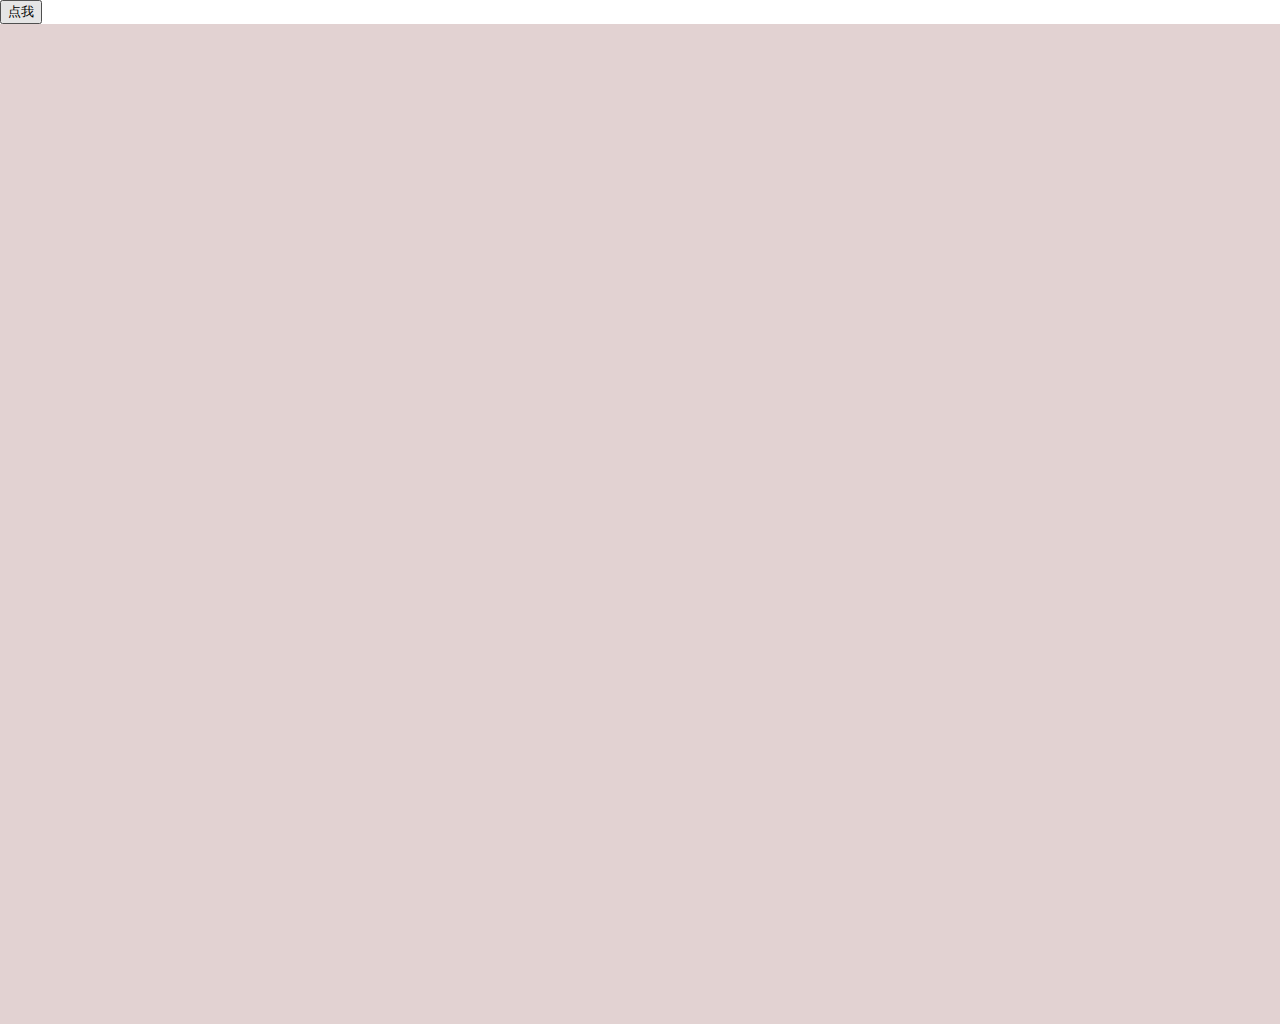
<file: index.html>
<!DOCTYPE html>
<html lang="en">

<head>
    <meta charset="UTF-8">
    <meta name='viewport' content='width=device-width, user-scalable=no, initial-scale=1.0' , maximum-scale=1.0, minimum-scale=1.0>
    <meta http-equiv="X-UA-Compatible" content="ie=edge">
    <title>scoreBoard_v3.0</title>
    <style>
        body {
            height: 1000px;
        }

        #scB_container {
            width: 100%;
            height: 1000px;
            background-color: #E2D2D2;
        }
    </style>
    <link rel="stylesheet" href="./css/index.css">
</head>

<body>
    <button onclick="scoreBoard()">点我</button>
    <div id="scB_container"></div>
    
    <script src="./script/scoreBoard_3.0.js"></script>
</body>

</html>

<script type="html/template" id="tpl">
    <!-- 计分板 开始 -->
    <div class="scB bc hide">
        <!-- 计分板关闭按钮 -->
        <span class="scB_close iconfont icon-close" onclick="scB_removeScB(this)"></span>
        <!-- 遮罩层 设置分组 -->
        <div class="scB_mask hide">
            <div class="setGroups">
                <div class="sgs_close iconfont icon-close" onclick="scB_hideEle(scB_mask)"></div>
                <div class="sgs_tit">分&nbsp;&nbsp;&nbsp;组</div>
                <div class="sgs_con">
                    <span class="sgs_beginBtn" onclick="scB_sgsBeginGrouping()">开始分组</span>
                    <div class="sgs_show">
                        <p>将全班同学分为</p>
                        <div class="set_count_box">
                            <div class="sgs_subBtn" onclick="scB_sgsSetCounts(this)">-</div>
                            <div class="count_dis">1</div>
                            <div class="sgs_addBtn" onclick="scB_sgsSetCounts(this)">+</div>
                        </div>
                        <p>组</p>
                    </div>
                </div>
            </div>
        </div>
        <!-- 主要内容 -->
        <div class="scB_con">
            <div class="scB_tit hc">计分板</div>
            <ul class="scB_groups">
                <li class="scB_group hide">
                    <h3 class="group_tit"> 组</h3>
                    <div class="group_subBtn iconfont icon-jian-xianxingyuankuang" onclick="scB_subScore(this)"></div>
                    <div class="flag_ves">
                        <div class="flag_gray"></div>
                    </div>
                    <div class="score_dis">0</div>
                    <div class="group_addBtn" onclick="scB_addScore(this)">+</div>
                </li>
            </ul>
            <span class="setG_btn hc" onclick="scB_showEle(scB_mask)">立即分组</span>
        </div>
    </div>
    <!-- 计分板 结束 -->
</script>
</file>
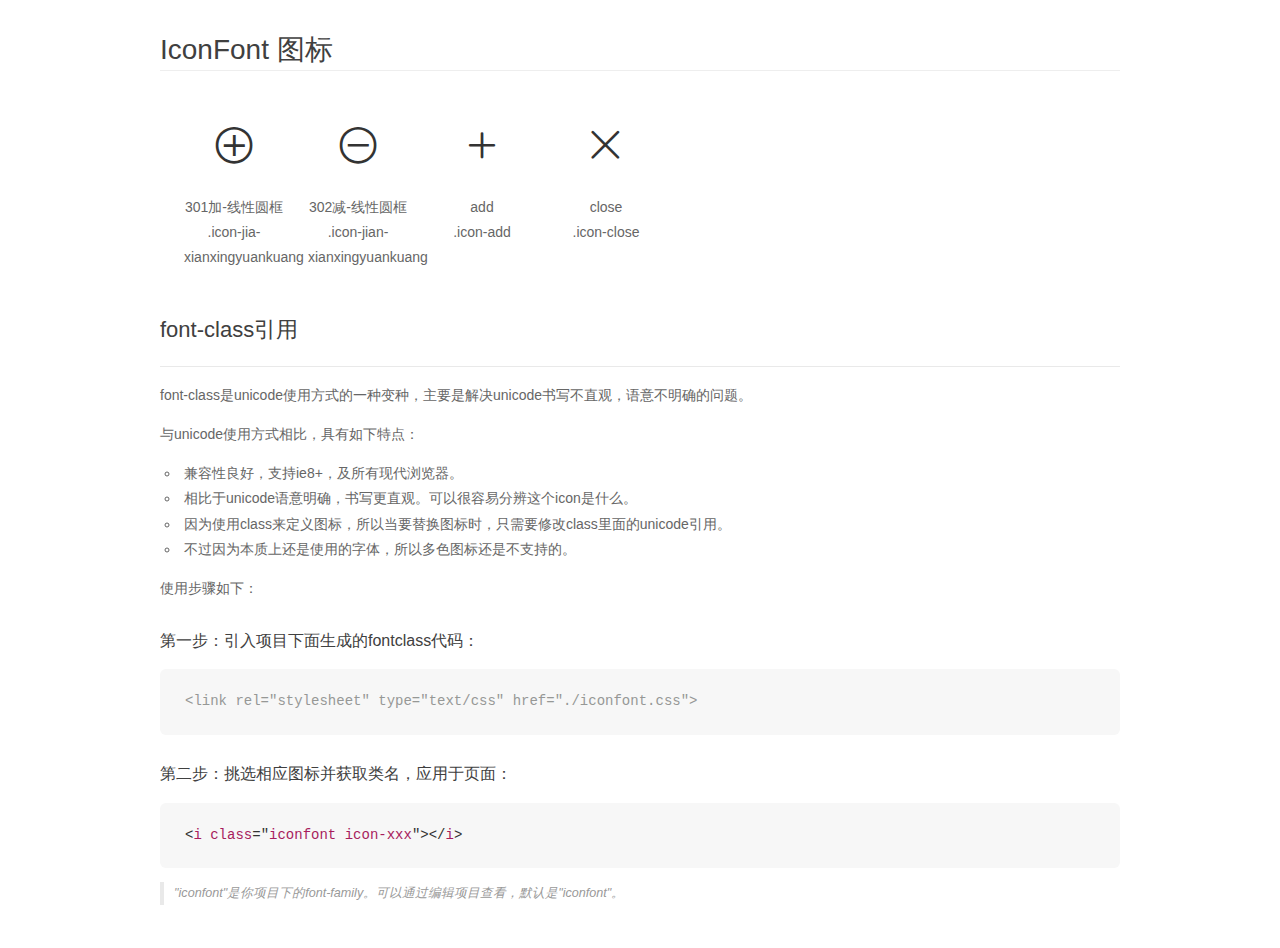
<file: css/icon/demo_fontclass.html>
<!DOCTYPE html>
<html>
<head>
    <meta charset="utf-8"/>
    <title>IconFont</title>
    <link rel="stylesheet" href="demo.css">
    <link rel="stylesheet" href="iconfont.css">
</head>
<body>
    <div class="main markdown">
        <h1>IconFont 图标</h1>
        <ul class="icon_lists clear">
            
                <li>
                <i class="icon iconfont icon-jia-xianxingyuankuang"></i>
                    <div class="name">301加-线性圆框</div>
                    <div class="fontclass">.icon-jia-xianxingyuankuang</div>
                </li>
            
                <li>
                <i class="icon iconfont icon-jian-xianxingyuankuang"></i>
                    <div class="name">302减-线性圆框</div>
                    <div class="fontclass">.icon-jian-xianxingyuankuang</div>
                </li>
            
                <li>
                <i class="icon iconfont icon-add"></i>
                    <div class="name">add</div>
                    <div class="fontclass">.icon-add</div>
                </li>
            
                <li>
                <i class="icon iconfont icon-close"></i>
                    <div class="name">close</div>
                    <div class="fontclass">.icon-close</div>
                </li>
            
        </ul>

        <h2 id="font-class-">font-class引用</h2>
        <hr>

        <p>font-class是unicode使用方式的一种变种，主要是解决unicode书写不直观，语意不明确的问题。</p>
        <p>与unicode使用方式相比，具有如下特点：</p>
        <ul>
        <li>兼容性良好，支持ie8+，及所有现代浏览器。</li>
        <li>相比于unicode语意明确，书写更直观。可以很容易分辨这个icon是什么。</li>
        <li>因为使用class来定义图标，所以当要替换图标时，只需要修改class里面的unicode引用。</li>
        <li>不过因为本质上还是使用的字体，所以多色图标还是不支持的。</li>
        </ul>
        <p>使用步骤如下：</p>
        <h3 id="-fontclass-">第一步：引入项目下面生成的fontclass代码：</h3>


        <pre><code class="lang-js hljs javascript"><span class="hljs-comment">&lt;link rel="stylesheet" type="text/css" href="./iconfont.css"&gt;</span></code></pre>
        <h3 id="-">第二步：挑选相应图标并获取类名，应用于页面：</h3>
        <pre><code class="lang-css hljs">&lt;<span class="hljs-selector-tag">i</span> <span class="hljs-selector-tag">class</span>="<span class="hljs-selector-tag">iconfont</span> <span class="hljs-selector-tag">icon-xxx</span>"&gt;&lt;/<span class="hljs-selector-tag">i</span>&gt;</code></pre>
        <blockquote>
        <p>"iconfont"是你项目下的font-family。可以通过编辑项目查看，默认是"iconfont"。</p>
        </blockquote>
    </div>
</body>
</html>
</file>
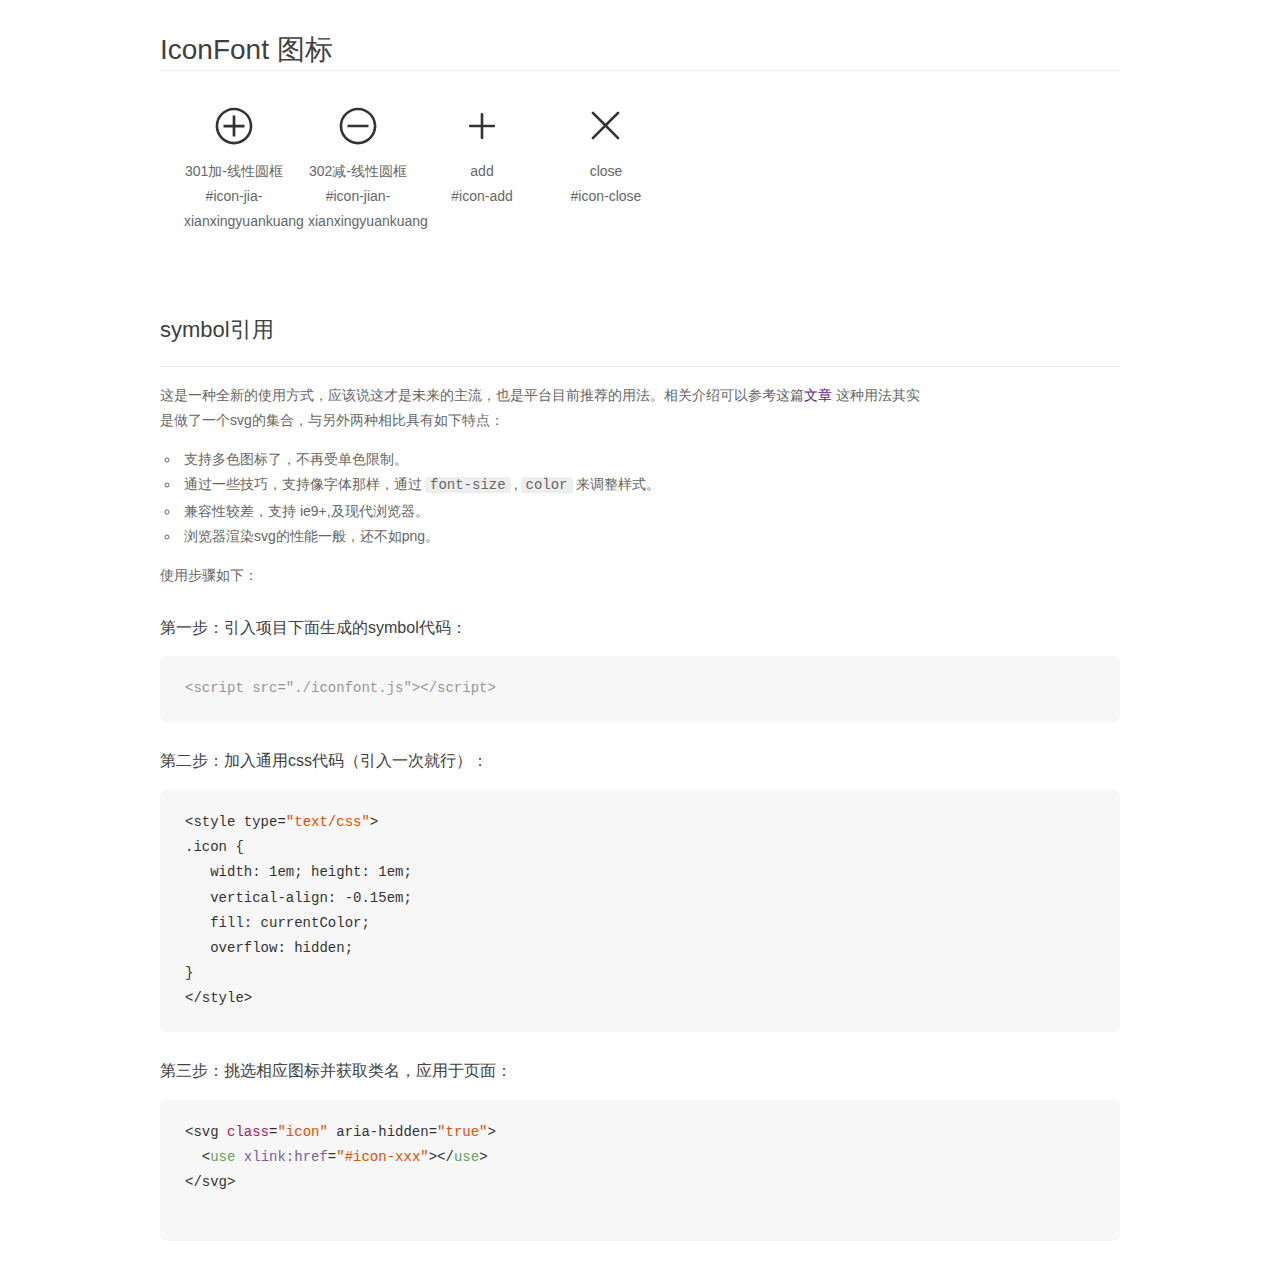
<file: css/icon/demo_symbol.html>
<!DOCTYPE html>
<html>
<head>
    <meta charset="utf-8"/>
    <title>IconFont</title>
    <link rel="stylesheet" href="demo.css">
    <script src="iconfont.js"></script>

    <style type="text/css">
        .icon {
          /* 通过设置 font-size 来改变图标大小 */
          width: 1em; height: 1em;
          /* 图标和文字相邻时，垂直对齐 */
          vertical-align: -0.15em;
          /* 通过设置 color 来改变 SVG 的颜色/fill */
          fill: currentColor;
          /* path 和 stroke 溢出 viewBox 部分在 IE 下会显示
             normalize.css 中也包含这行 */
          overflow: hidden;
        }

    </style>
</head>
<body>
    <div class="main markdown">
        <h1>IconFont 图标</h1>
        <ul class="icon_lists clear">
            
                <li>
                    <svg class="icon" aria-hidden="true">
                        <use xlink:href="#icon-jia-xianxingyuankuang"></use>
                    </svg>
                    <div class="name">301加-线性圆框</div>
                    <div class="fontclass">#icon-jia-xianxingyuankuang</div>
                </li>
            
                <li>
                    <svg class="icon" aria-hidden="true">
                        <use xlink:href="#icon-jian-xianxingyuankuang"></use>
                    </svg>
                    <div class="name">302减-线性圆框</div>
                    <div class="fontclass">#icon-jian-xianxingyuankuang</div>
                </li>
            
                <li>
                    <svg class="icon" aria-hidden="true">
                        <use xlink:href="#icon-add"></use>
                    </svg>
                    <div class="name">add</div>
                    <div class="fontclass">#icon-add</div>
                </li>
            
                <li>
                    <svg class="icon" aria-hidden="true">
                        <use xlink:href="#icon-close"></use>
                    </svg>
                    <div class="name">close</div>
                    <div class="fontclass">#icon-close</div>
                </li>
            
        </ul>


        <h2 id="symbol-">symbol引用</h2>
        <hr>

        <p>这是一种全新的使用方式，应该说这才是未来的主流，也是平台目前推荐的用法。相关介绍可以参考这篇<a href="">文章</a>
        这种用法其实是做了一个svg的集合，与另外两种相比具有如下特点：</p>
        <ul>
          <li>支持多色图标了，不再受单色限制。</li>
          <li>通过一些技巧，支持像字体那样，通过<code>font-size</code>,<code>color</code>来调整样式。</li>
          <li>兼容性较差，支持 ie9+,及现代浏览器。</li>
          <li>浏览器渲染svg的性能一般，还不如png。</li>
        </ul>
        <p>使用步骤如下：</p>
        <h3 id="-symbol-">第一步：引入项目下面生成的symbol代码：</h3>
        <pre><code class="lang-js hljs javascript"><span class="hljs-comment">&lt;script src="./iconfont.js"&gt;&lt;/script&gt;</span></code></pre>
        <h3 id="-css-">第二步：加入通用css代码（引入一次就行）：</h3>
        <pre><code class="lang-js hljs javascript">&lt;style type=<span class="hljs-string">"text/css"</span>&gt;
.icon {
   width: <span class="hljs-number">1</span>em; height: <span class="hljs-number">1</span>em;
   vertical-align: <span class="hljs-number">-0.15</span>em;
   fill: currentColor;
   overflow: hidden;
}
&lt;<span class="hljs-regexp">/style&gt;</span></code></pre>
        <h3 id="-">第三步：挑选相应图标并获取类名，应用于页面：</h3>
        <pre><code class="lang-js hljs javascript">&lt;svg <span class="hljs-class"><span class="hljs-keyword">class</span></span>=<span class="hljs-string">"icon"</span> aria-hidden=<span class="hljs-string">"true"</span>&gt;<span class="xml"><span class="hljs-tag">
  &lt;<span class="hljs-name">use</span> <span class="hljs-attr">xlink:href</span>=<span class="hljs-string">"#icon-xxx"</span>&gt;</span><span class="hljs-tag">&lt;/<span class="hljs-name">use</span>&gt;</span>
</span>&lt;<span class="hljs-regexp">/svg&gt;
        </span></code></pre>
    </div>
</body>
</html>
</file>
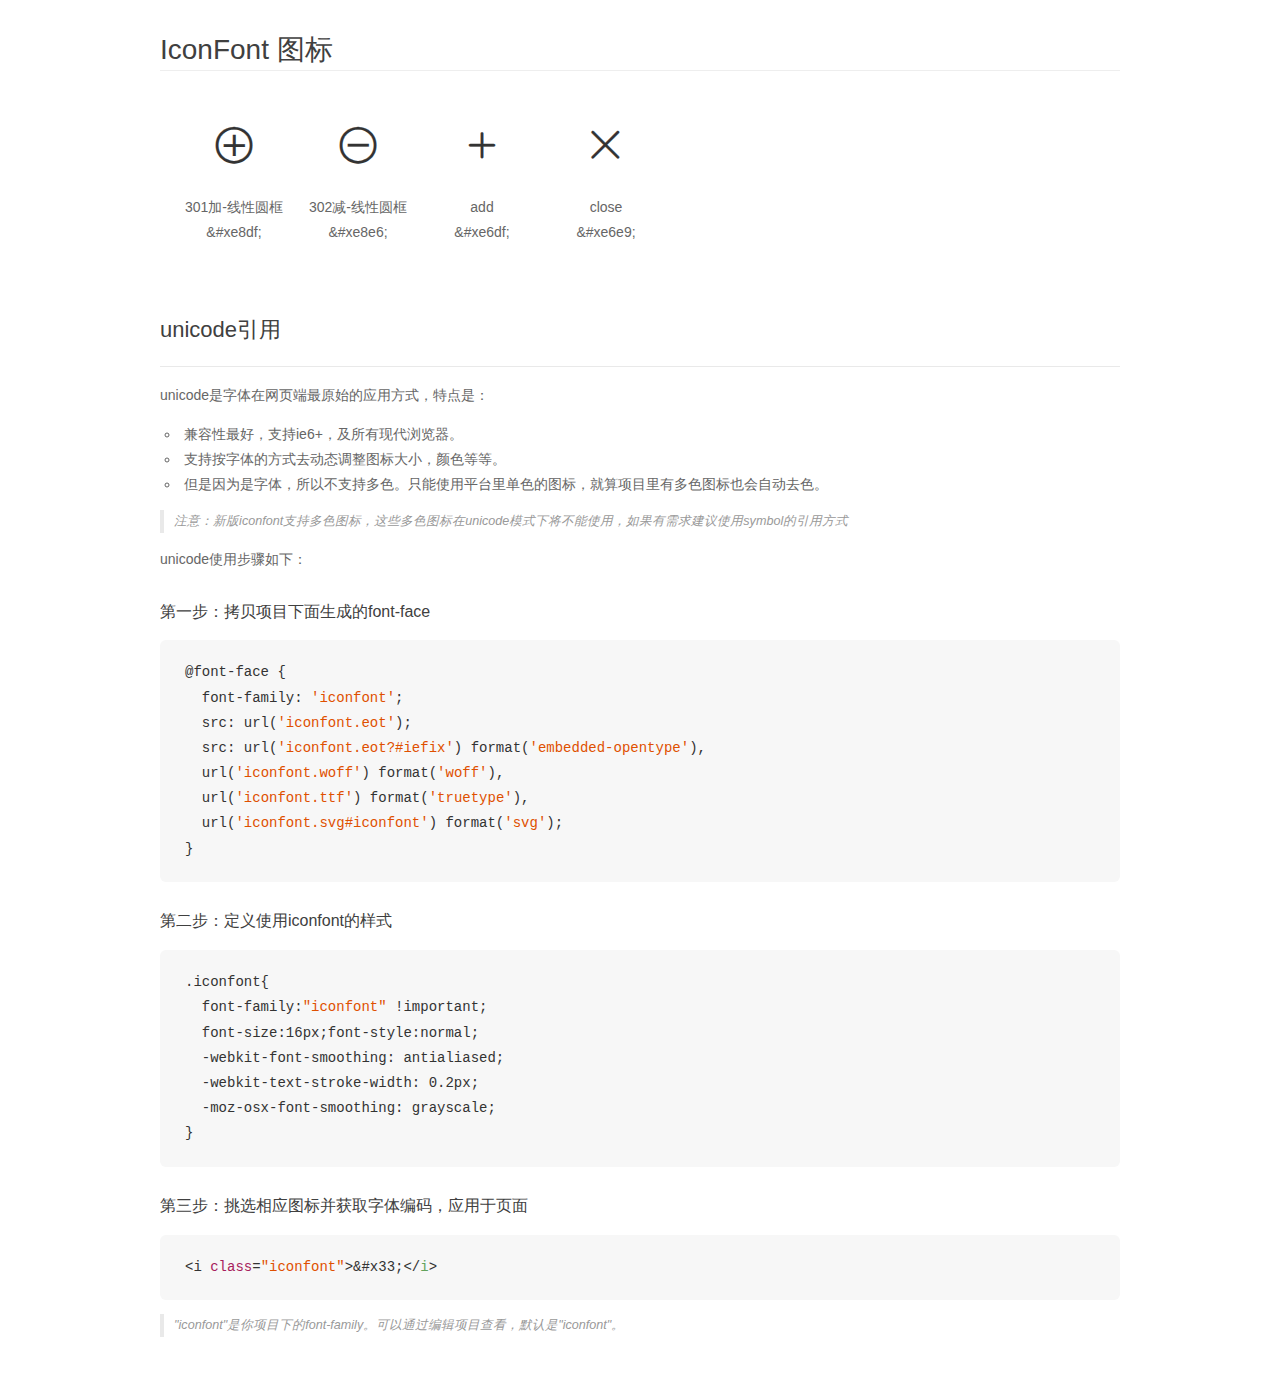
<file: css/icon/demo_unicode.html>
<!DOCTYPE html>
<html>
<head>
    <meta charset="utf-8"/>
    <title>IconFont</title>
    <link rel="stylesheet" href="demo.css">

    <style type="text/css">

        @font-face {font-family: "iconfont";
          src: url('iconfont.eot'); /* IE9*/
          src: url('iconfont.eot#iefix') format('embedded-opentype'), /* IE6-IE8 */
          url('iconfont.woff') format('woff'), /* chrome, firefox */
          url('iconfont.ttf') format('truetype'), /* chrome, firefox, opera, Safari, Android, iOS 4.2+*/
          url('iconfont.svg#iconfont') format('svg'); /* iOS 4.1- */
        }

        .iconfont {
          font-family:"iconfont" !important;
          font-size:16px;
          font-style:normal;
          -webkit-font-smoothing: antialiased;
          -webkit-text-stroke-width: 0.2px;
          -moz-osx-font-smoothing: grayscale;
        }

    </style>
</head>
<body>
    <div class="main markdown">
        <h1>IconFont 图标</h1>
        <ul class="icon_lists clear">
            
                <li>
                <i class="icon iconfont">&#xe8df;</i>
                    <div class="name">301加-线性圆框</div>
                    <div class="code">&amp;#xe8df;</div>
                </li>
            
                <li>
                <i class="icon iconfont">&#xe8e6;</i>
                    <div class="name">302减-线性圆框</div>
                    <div class="code">&amp;#xe8e6;</div>
                </li>
            
                <li>
                <i class="icon iconfont">&#xe6df;</i>
                    <div class="name">add</div>
                    <div class="code">&amp;#xe6df;</div>
                </li>
            
                <li>
                <i class="icon iconfont">&#xe6e9;</i>
                    <div class="name">close</div>
                    <div class="code">&amp;#xe6e9;</div>
                </li>
            
        </ul>
        <h2 id="unicode-">unicode引用</h2>
        <hr>

        <p>unicode是字体在网页端最原始的应用方式，特点是：</p>
        <ul>
        <li>兼容性最好，支持ie6+，及所有现代浏览器。</li>
        <li>支持按字体的方式去动态调整图标大小，颜色等等。</li>
        <li>但是因为是字体，所以不支持多色。只能使用平台里单色的图标，就算项目里有多色图标也会自动去色。</li>
        </ul>
        <blockquote>
        <p>注意：新版iconfont支持多色图标，这些多色图标在unicode模式下将不能使用，如果有需求建议使用symbol的引用方式</p>
        </blockquote>
        <p>unicode使用步骤如下：</p>
        <h3 id="-font-face">第一步：拷贝项目下面生成的font-face</h3>
        <pre><code class="lang-js hljs javascript">@font-face {
  font-family: <span class="hljs-string">'iconfont'</span>;
  src: url(<span class="hljs-string">'iconfont.eot'</span>);
  src: url(<span class="hljs-string">'iconfont.eot?#iefix'</span>) format(<span class="hljs-string">'embedded-opentype'</span>),
  url(<span class="hljs-string">'iconfont.woff'</span>) format(<span class="hljs-string">'woff'</span>),
  url(<span class="hljs-string">'iconfont.ttf'</span>) format(<span class="hljs-string">'truetype'</span>),
  url(<span class="hljs-string">'iconfont.svg#iconfont'</span>) format(<span class="hljs-string">'svg'</span>);
}
</code></pre>
        <h3 id="-iconfont-">第二步：定义使用iconfont的样式</h3>
        <pre><code class="lang-js hljs javascript">.iconfont{
  font-family:<span class="hljs-string">"iconfont"</span> !important;
  font-size:<span class="hljs-number">16</span>px;font-style:normal;
  -webkit-font-smoothing: antialiased;
  -webkit-text-stroke-width: <span class="hljs-number">0.2</span>px;
  -moz-osx-font-smoothing: grayscale;
}
</code></pre>
        <h3 id="-">第三步：挑选相应图标并获取字体编码，应用于页面</h3>
        <pre><code class="lang-js hljs javascript">&lt;i <span class="hljs-class"><span class="hljs-keyword">class</span></span>=<span class="hljs-string">"iconfont"</span>&gt;&amp;#x33;<span class="xml"><span class="hljs-tag">&lt;/<span class="hljs-name">i</span>&gt;</span></span></code></pre>

        <blockquote>
        <p>"iconfont"是你项目下的font-family。可以通过编辑项目查看，默认是"iconfont"。</p>
        </blockquote>
    </div>


</body>
</html>
</file>
<file: css/index.css>
@charset "UTF-8";
@import url(../css/icon/iconfont.css);
html,
body,
a,
b,
i,
u,
strong,
del,
em,
div,
p,
ul,
li,
ol,
dl,
dt,
dd,
h1,
h2,
h3,
h4,
h5,
h6,
img,
form,
label,
span {
  margin: 0px;
  padding: 0px;
  box-sizing: border-box;
  cursor: default;
  user-select: none;
}

article,
aside,
figure,
footer,
header,
hgroup,
main,
nav,
section {
  display: block;
}

h1,
h2,
h3,
h4,
h5,
h6 {
  font-weight: normal;
  font-size: 16px;
}

button,
html input[type=button],
input[type=submit] {
  -webkit-apperance: button;
  cursor: pointer;
}

button[disabled],
html input[disabled] {
  cursor: default;
}

ol,
ul {
  list-style: none;
}

img {
  border: 0;
  vertical-align: middle;
}

em,
i,
u {
  font-style: normal;
}

/* 快速浮动 */
.fl {
  float: left;
}

.fr {
  float: right;
}

/* 快速对齐 */
.al {
  text-align: left;
}

.ac {
  text-align: center;
}

.ar {
  text-align: right;
}

/* 隐藏 */
.hide {
  display: none !important;
}

/* 清除浮动 */
.clear,
.clr {
  display: block;
  overflow: hidden;
  clear: both;
  height: 0;
  line-height: 0;
  font-size: 0;
}

.clearfix::after {
  content: "";
  clear: both;
}

.clearfix {
  *zoom: 1;
}

/* 超出隐藏 */
.smt {
  overflow: hidden;
}

/* 盒子居中 */
.bc {
  position: absolute;
  left: 50%;
  top: 50%;
  transform: translate(-50%, -50%);
}

/* 水平居中 */
.hc {
  position: absolute;
  left: 50%;
  transform: translateX(-50%);
}

/* 垂直居中 */
.vc {
  position: absolute;
  top: 50%;
  transform: translateY(-50%);
}

body {
  font: 16px tahoma, arial, Microsoft YaHei, Hiragino Sans GB, sans-serif;
  color: #666;
  background: #fff;
}

a {
  color: #666;
  text-decoration: none;
}

a:hover {
  color: #C81623;
}

/* 计分板样式 开始 */
.scB {
  padding: 6px;
  border-radius: 10px;
  background-color: #ffb333;
}
.scB .scB_close {
  position: absolute;
  right: -18px;
  top: -20px;
  font: normal bold 18px 'sans-serif';
  color: #fff;
  border-radius: 50%;
  padding: 3px;
  background-color: #ffb333;
}
.scB .scB_con {
  width: 500px;
  background-color: #fff;
  border-radius: 7px;
  position: relative;
}
.scB .scB_con .scB_tit {
  width: 335px;
  height: 70px;
  background-color: #ffb333;
  font: 34px 'KaiTi';
  color: #fff;
  transform: translate(-50%, -50%);
  border-radius: 5px;
  text-align: center;
  line-height: 70px;
}
.scB .scB_con .scB_groups {
  min-height: 329px;
  display: flex;
  flex-direction: row;
  justify-content: space-between;
  counter-reset: xuliehao 0;
}
.scB .scB_con .scB_groups .scB_group {
  border-radius: 7px;
  width: 100px;
  padding: 36px 0 8px;
  display: flex;
  flex-direction: column;
  align-items: center;
  flex: 1 0 auto;
}
.scB .scB_con .scB_groups .scB_group:nth-of-type(even) {
  background-image: linear-gradient(to bottom, #fff, #FDA0A0, #fff);
}
.scB .scB_con .scB_groups .scB_group:nth-of-type(odd) {
  background-image: linear-gradient(to bottom, #fff, #85F8FC, #fff);
}
.scB .scB_con .scB_groups .scB_group .group_tit {
  height: 42px;
  line-height: 42px;
}
.scB .scB_con .scB_groups .scB_group .group_tit::before {
  content: counter(xuliehao);
  counter-increment: xuliehao;
}
.scB .scB_con .scB_groups .scB_group .group_subBtn {
  width: 23px;
  height: 23px;
  font-size: 23px;
  color: #ffb333;
}
.scB .scB_con .scB_groups .scB_group .flag_ves {
  flex-grow: 1;
  display: flex;
  flex-wrap: wrap;
  padding: 12px 25px 0;
}
.scB .scB_con .scB_groups .scB_group .flag_ves .flag_gray, .scB .scB_con .scB_groups .scB_group .flag_ves span {
  width: 25px;
  height: 20px;
  text-align: center;
  line-height: 20px;
  margin-bottom: 10px;
}
.scB .scB_con .scB_groups .scB_group .score_dis {
  width: 50px;
  height: 28px;
  text-align: center;
  line-height: 28px;
  flex: 0 0 auto;
}
.scB .scB_con .scB_groups .scB_group .group_addBtn {
  width: 32px;
  height: 32px;
  background-color: #ffb333;
  color: #fff;
  font-size: 29px;
  text-align: center;
  line-height: 26px;
  border-radius: 50%;
  flex: 0 0 auto;
}
.scB .scB_con .setG_btn {
  width: 120px;
  height: 36px;
  background-color: #ffb333;
  color: #fff;
  border-radius: 5px;
  bottom: 21px;
  text-align: center;
  line-height: 36px;
}
.scB .scB_mask {
  width: 100%;
  height: 329px;
  position: absolute;
  left: 0;
  z-index: 99;
  padding: 20px;
  display: flex;
}
.scB .scB_mask .setGroups {
  flex: 1;
  background-color: rgba(64, 165, 140, 0.8);
  border-radius: 7px;
  position: relative;
  display: flex;
  padding: 5px;
  flex-direction: column;
}
.scB .scB_mask .setGroups .sgs_close {
  position: absolute;
  right: 10px;
  top: 10px;
  color: #fff;
}
.scB .scB_mask .setGroups .sgs_tit {
  width: 100%;
  height: 50px;
  text-align: center;
  line-height: 50px;
  color: #fff;
}
.scB .scB_mask .setGroups .sgs_con {
  background-color: #fff;
  flex: 1;
  border-radius: 5px;
  display: flex;
  flex-direction: column-reverse;
  align-items: center;
  justify-content: space-between;
}
.scB .scB_mask .setGroups .sgs_con .sgs_beginBtn {
  width: 110px;
  height: 30px;
  background-color: #40A58C;
  color: #fff;
  border-radius: 5px;
  font-size: 14px;
  margin-bottom: 20px;
  text-align: center;
  line-height: 30px;
}
.scB .scB_mask .setGroups .sgs_con .sgs_show {
  display: flex;
  justify-content: space-between;
  width: 60%;
  height: 50px;
  margin-top: 60px;
  text-align: center;
  line-height: 47px;
}
.scB .scB_mask .setGroups .sgs_con .sgs_show .set_count_box {
  display: flex;
  justify-content: space-between;
  width: 45%;
  height: 47px;
  border-top: 1px solid #d4d4d4;
  border-bottom: 1px solid #d4d4d4;
}
.scB .scB_mask .setGroups .sgs_con .sgs_show .set_count_box .sgs_subBtn,
.scB .scB_mask .setGroups .sgs_con .sgs_show .set_count_box .sgs_addBtn {
  width: 30%;
  height: 45px;
  border-left: 1px solid #d4d4d4;
  border-right: 1px solid #d4d4d4;
  font-size: 23px;
  font-weight: bold;
  color: #40A58C;
}
.scB .scB_mask .setGroups .sgs_con .sgs_show .set_count_box .count_dis {
  flex: 1;
  font-size: 25px;
  font-weight: bold;
}

/* 计分板样式 结束 */
</file>
<file: css/icon/iconfont.css>
@font-face {font-family: "iconfont";
  src: url('iconfont.eot?t=1505441992021'); /* IE9*/
  src: url('iconfont.eot?t=1505441992021#iefix') format('embedded-opentype'), /* IE6-IE8 */
  url('[data-uri]') format('woff'),
  url('iconfont.ttf?t=1505441992021') format('truetype'), /* chrome, firefox, opera, Safari, Android, iOS 4.2+*/
  url('iconfont.svg?t=1505441992021#iconfont') format('svg'); /* iOS 4.1- */
}

.iconfont {
  font-family:"iconfont" !important;
  font-size:16px;
  font-style:normal;
  -webkit-font-smoothing: antialiased;
  -moz-osx-font-smoothing: grayscale;
}

.icon-jia-xianxingyuankuang:before { content: "\e8df"; }

.icon-jian-xianxingyuankuang:before { content: "\e8e6"; }

.icon-add:before { content: "\e6df"; }

.icon-close:before { content: "\e6e9"; }
</file>
<file: css/icon/demo.css>
*{margin: 0;padding: 0;list-style: none;}
/*
KISSY CSS Reset
理念：1. reset 的目的不是清除浏览器的默认样式，这仅是部分工作。清除和重置是紧密不可分的。
2. reset 的目的不是让默认样式在所有浏览器下一致，而是减少默认样式有可能带来的问题。
3. reset 期望提供一套普适通用的基础样式。但没有银弹，推荐根据具体需求，裁剪和修改后再使用。
特色：1. 适应中文；2. 基于最新主流浏览器。
维护：玉伯<lifesinger@gmail.com>, 正淳<ragecarrier@gmail.com>
 */

/** 清除内外边距 **/
body, h1, h2, h3, h4, h5, h6, hr, p, blockquote, /* structural elements 结构元素 */
dl, dt, dd, ul, ol, li, /* list elements 列表元素 */
pre, /* text formatting elements 文本格式元素 */
form, fieldset, legend, button, input, textarea, /* form elements 表单元素 */
th, td /* table elements 表格元素 */ {
  margin: 0;
  padding: 0;
}

/** 设置默认字体 **/
body,
button, input, select, textarea /* for ie */ {
  font: 12px/1.5 tahoma, arial, \5b8b\4f53, sans-serif;
}
h1, h2, h3, h4, h5, h6 { font-size: 100%; }
address, cite, dfn, em, var { font-style: normal; } /* 将斜体扶正 */
code, kbd, pre, samp { font-family: courier new, courier, monospace; } /* 统一等宽字体 */
small { font-size: 12px; } /* 小于 12px 的中文很难阅读，让 small 正常化 */

/** 重置列表元素 **/
ul, ol { list-style: none; }

/** 重置文本格式元素 **/
a { text-decoration: none; }
a:hover { text-decoration: underline; }


/** 重置表单元素 **/
legend { color: #000; } /* for ie6 */
fieldset, img { border: 0; } /* img 搭车：让链接里的 img 无边框 */
button, input, select, textarea { font-size: 100%; } /* 使得表单元素在 ie 下能继承字体大小 */
/* 注：optgroup 无法扶正 */

/** 重置表格元素 **/
table { border-collapse: collapse; border-spacing: 0; }

/* 清除浮动 */
.ks-clear:after, .clear:after {
  content: '\20';
  display: block;
  height: 0;
  clear: both;
}
.ks-clear, .clear {
  *zoom: 1;
}

.main {
  padding: 30px 100px;
width: 960px;
margin: 0 auto;
}
.main h1{font-size:36px; color:#333; text-align:left;margin-bottom:30px; border-bottom: 1px solid #eee;}

.helps{margin-top:40px;}
.helps pre{
  padding:20px;
  margin:10px 0;
  border:solid 1px #e7e1cd;
  background-color: #fffdef;
  overflow: auto;
}

.icon_lists{
  width: 100% !important;

}

.icon_lists li{
  float:left;
  width: 100px;
  height:180px;
  text-align: center;
  list-style: none !important;
}
.icon_lists .icon{
  font-size: 42px;
  line-height: 100px;
  margin: 10px 0;
  color:#333;
  -webkit-transition: font-size 0.25s ease-out 0s;
  -moz-transition: font-size 0.25s ease-out 0s;
  transition: font-size 0.25s ease-out 0s;

}
.icon_lists .icon:hover{
  font-size: 100px;
}



.markdown {
  color: #666;
  font-size: 14px;
  line-height: 1.8;
}

.highlight {
  line-height: 1.5;
}

.markdown img {
  vertical-align: middle;
  max-width: 100%;
}

.markdown h1 {
  color: #404040;
  font-weight: 500;
  line-height: 40px;
  margin-bottom: 24px;
}

.markdown h2,
.markdown h3,
.markdown h4,
.markdown h5,
.markdown h6 {
  color: #404040;
  margin: 1.6em 0 0.6em 0;
  font-weight: 500;
  clear: both;
}

.markdown h1 {
  font-size: 28px;
}

.markdown h2 {
  font-size: 22px;
}

.markdown h3 {
  font-size: 16px;
}

.markdown h4 {
  font-size: 14px;
}

.markdown h5 {
  font-size: 12px;
}

.markdown h6 {
  font-size: 12px;
}

.markdown hr {
  height: 1px;
  border: 0;
  background: #e9e9e9;
  margin: 16px 0;
  clear: both;
}

.markdown p,
.markdown pre {
  margin: 1em 0;
}

.markdown > p,
.markdown > blockquote,
.markdown > .highlight,
.markdown > ol,
.markdown > ul {
  width: 80%;
}

.markdown ul > li {
  list-style: circle;
}

.markdown > ul li,
.markdown blockquote ul > li {
  margin-left: 20px;
  padding-left: 4px;
}

.markdown > ul li p,
.markdown > ol li p {
  margin: 0.6em 0;
}

.markdown ol > li {
  list-style: decimal;
}

.markdown > ol li,
.markdown blockquote ol > li {
  margin-left: 20px;
  padding-left: 4px;
}

.markdown code {
  margin: 0 3px;
  padding: 0 5px;
  background: #eee;
  border-radius: 3px;
}

.markdown pre {
  border-radius: 6px;
  background: #f7f7f7;
  padding: 20px;
}

.markdown pre code {
  border: none;
  background: #f7f7f7;
  margin: 0;
}

.markdown strong,
.markdown b {
  font-weight: 600;
}

.markdown > table {
  border-collapse: collapse;
  border-spacing: 0px;
  empty-cells: show;
  border: 1px solid #e9e9e9;
  width: 95%;
  margin-bottom: 24px;
}

.markdown > table th {
  white-space: nowrap;
  color: #333;
  font-weight: 600;

}

.markdown > table th,
.markdown > table td {
  border: 1px solid #e9e9e9;
  padding: 8px 16px;
  text-align: left;
}

.markdown > table th {
  background: #F7F7F7;
}

.markdown blockquote {
  font-size: 90%;
  color: #999;
  border-left: 4px solid #e9e9e9;
  padding-left: 0.8em;
  margin: 1em 0;
  font-style: italic;
}

.markdown blockquote p {
  margin: 0;
}

.markdown .anchor {
  opacity: 0;
  transition: opacity 0.3s ease;
  margin-left: 8px;
}

.markdown .waiting {
  color: #ccc;
}

.markdown h1:hover .anchor,
.markdown h2:hover .anchor,
.markdown h3:hover .anchor,
.markdown h4:hover .anchor,
.markdown h5:hover .anchor,
.markdown h6:hover .anchor {
  opacity: 1;
  display: inline-block;
}

.markdown > br,
.markdown > p > br {
  clear: both;
}


.hljs {
  display: block;
  background: white;
  padding: 0.5em;
  color: #333333;
  overflow-x: auto;
}

.hljs-comment,
.hljs-meta {
  color: #969896;
}

.hljs-string,
.hljs-variable,
.hljs-template-variable,
.hljs-strong,
.hljs-emphasis,
.hljs-quote {
  color: #df5000;
}

.hljs-keyword,
.hljs-selector-tag,
.hljs-type {
  color: #a71d5d;
}

.hljs-literal,
.hljs-symbol,
.hljs-bullet,
.hljs-attribute {
  color: #0086b3;
}

.hljs-section,
.hljs-name {
  color: #63a35c;
}

.hljs-tag {
  color: #333333;
}

.hljs-title,
.hljs-attr,
.hljs-selector-id,
.hljs-selector-class,
.hljs-selector-attr,
.hljs-selector-pseudo {
  color: #795da3;
}

.hljs-addition {
  color: #55a532;
  background-color: #eaffea;
}

.hljs-deletion {
  color: #bd2c00;
  background-color: #ffecec;
}

.hljs-link {
  text-decoration: underline;
}

pre{
  background: #fff;
}
</file>
